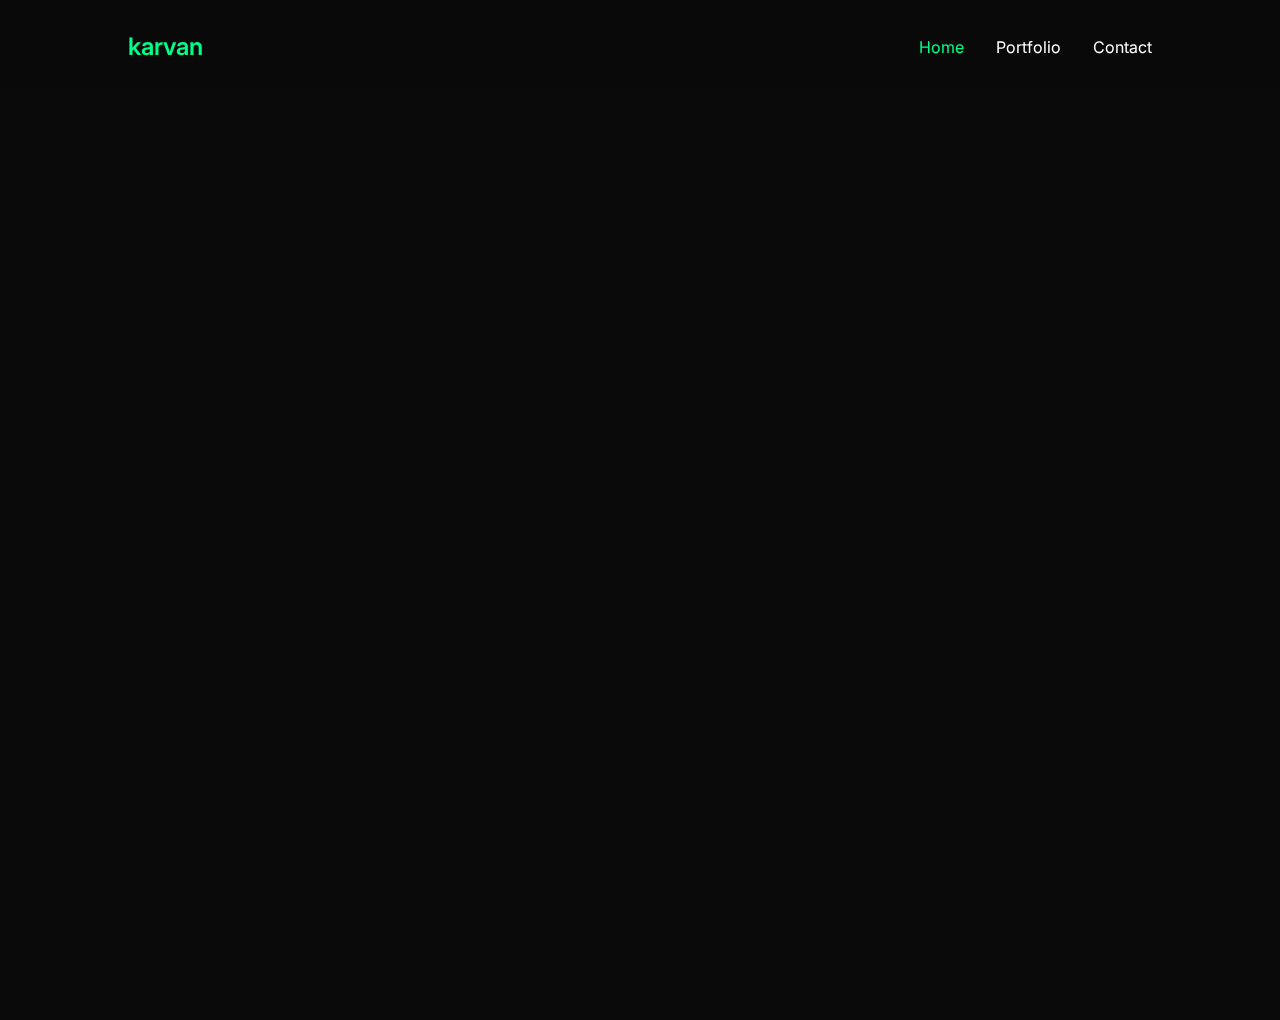
<file: index.html>
<!DOCTYPE html>
<html lang="en">
<head>
    <meta charset="UTF-8">
    <meta name="viewport" content="width=device-width, initial-scale=1.0">
    <title>karvan | Portfolio</title>
    <link rel="stylesheet" href="style.css">
    <link href="https://fonts.googleapis.com/css2?family=Inter:wght@400;600&display=swap" rel="stylesheet">
</head>
<body>
    <header class="header">
        <nav class="navbar">
            <div class="logo">karvan</div>
            <div class="nav-links">
                <a href="index.html" class="nav-link active">Home</a>
                <a href="portfolio.html" class="nav-link">Portfolio</a>
                <a href="contact.html" class="nav-link">Contact</a>
            </div>
        </nav>
    </header>

    <main class="container">
        <section class="hero">
            <img src="img/avatar.jpg" alt="Karvan Avatar" class="avatar">
            <h1 class="title">karvan - maksos - puskarest</h1>
            <p class="subtitle">Делаю невообразимую дичь</p>
            <a href="portfolio.html" class="cta-button">Посмотреть че там</a>
        </section>
    </main>
</body>
</html>
</file>
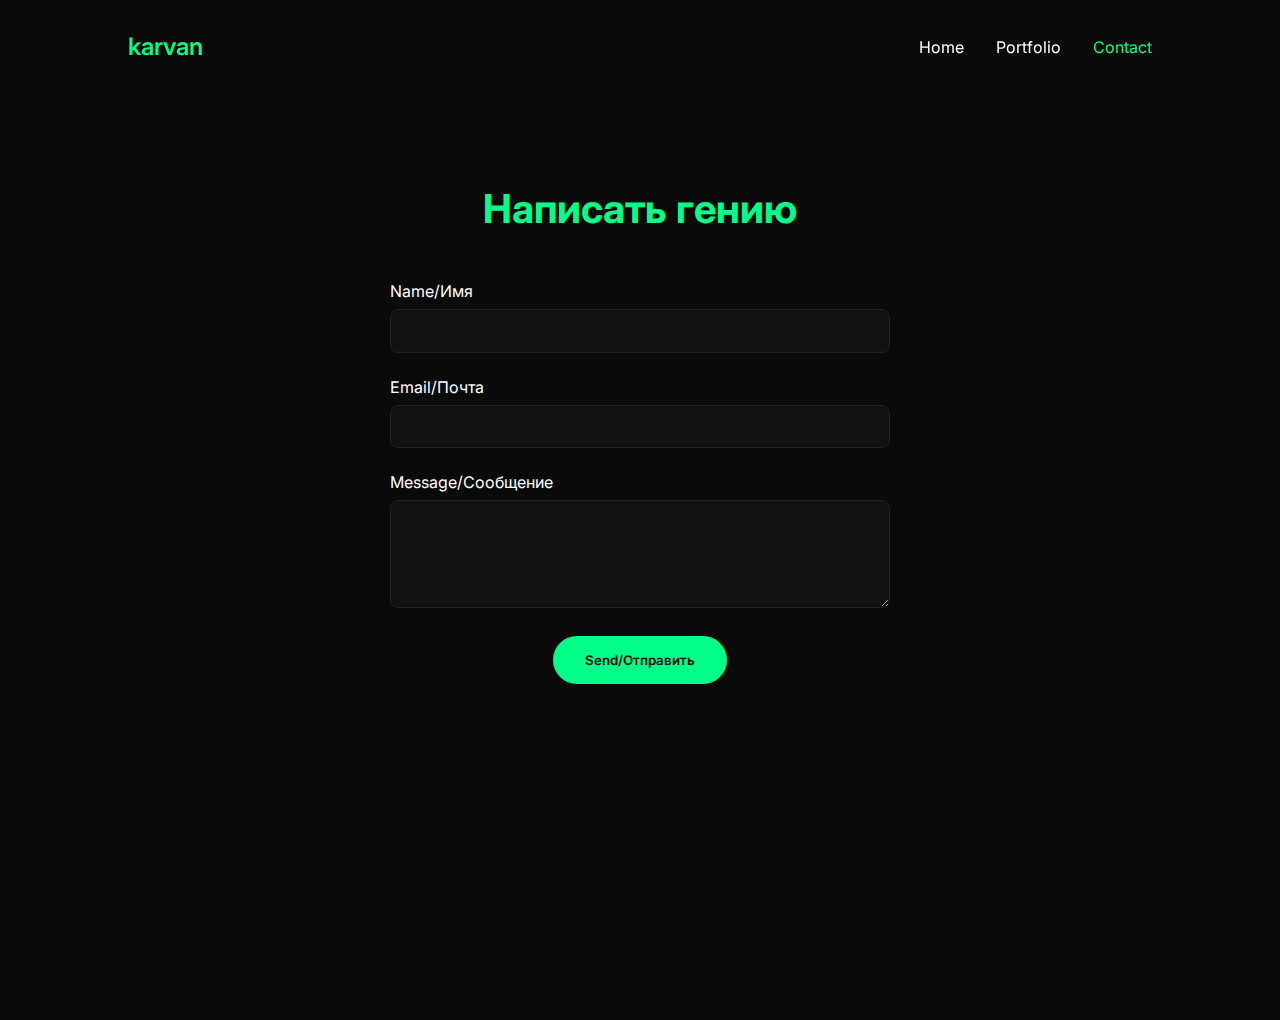
<file: contact.html>
<!DOCTYPE html>
<html lang="en">
<head>
    <meta charset="UTF-8">
    <meta name="viewport" content="width=device-width, initial-scale=1.0">
    <title>karvan | Contact</title>
    <link rel="stylesheet" href="style.css">
    <link href="https://fonts.googleapis.com/css2?family=Inter:wght@400;600&display=swap" rel="stylesheet">
</head>
<body>
    <header class="header">
        <nav class="navbar">
            <div class="logo">karvan</div>
            <div class="nav-links">
                <a href="index.html" class="nav-link">Home</a>
                <a href="portfolio.html" class="nav-link">Portfolio</a>
                <a href="#" class="nav-link active">Contact</a>
            </div>
        </nav>
    </header>

    <main class="container">
        <section class="contact-section">
            <h2 class="section-title">Написать гению</h2>
            <form class="contact-form">
                <div class="input-group">
                    <label>Name/Имя</label>
                    <input type="text" required>
                </div>
                <div class="input-group">
                    <label>Email/Почта</label>
                    <input type="email" required>
                </div>
                <div class="input-group">
                    <label>Message/Сообщение</label>
                    <textarea rows="5" required></textarea>
                </div>
                <button type="submit">Send/Отправить</button>
            </form>
        </section>
    </main>
</body>
</html>
</file>
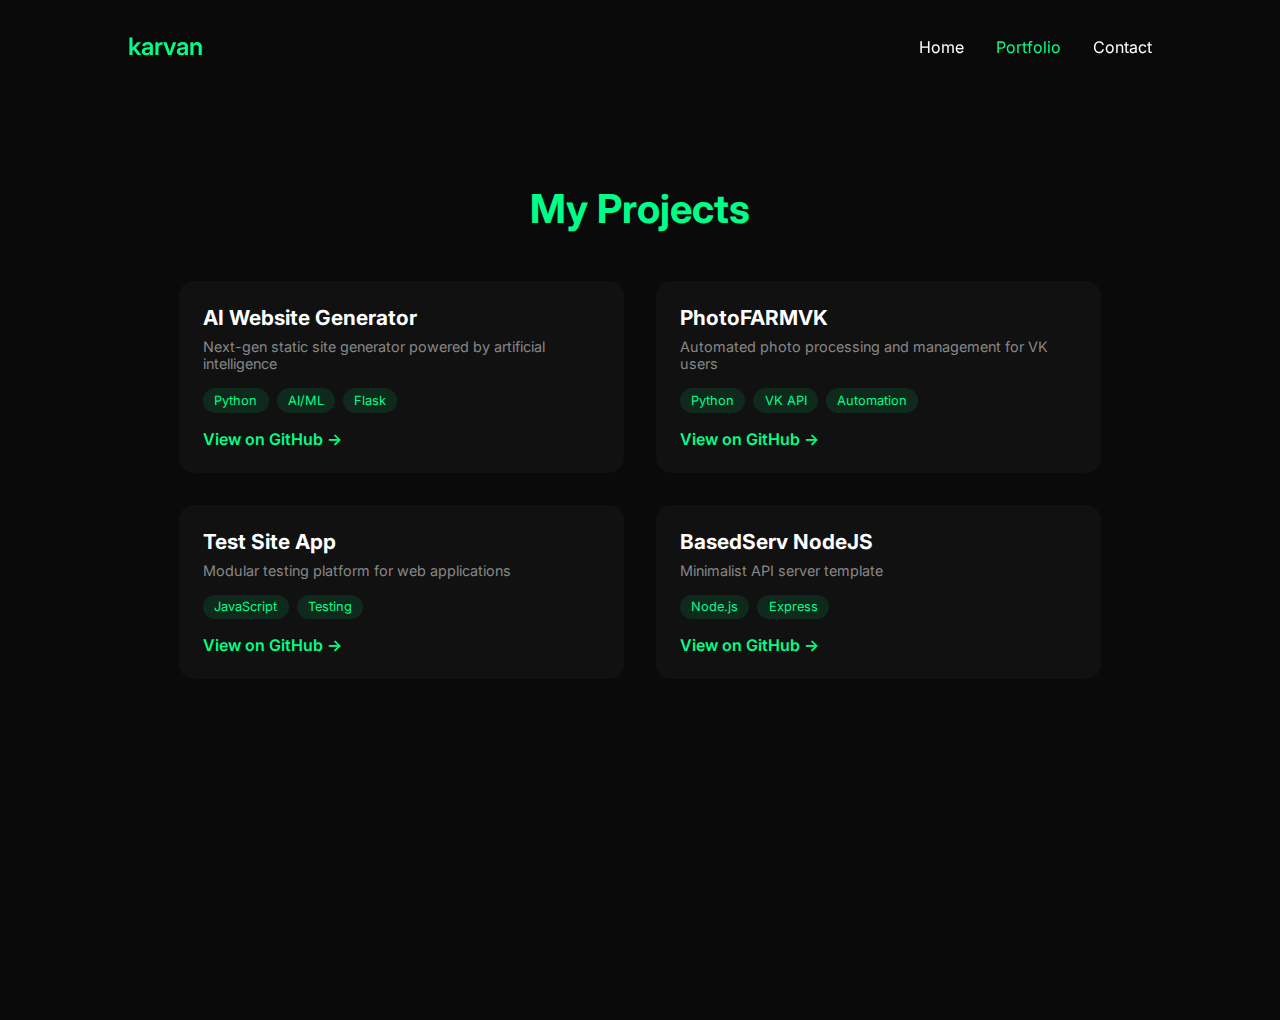
<file: portfolio.html>
<!DOCTYPE html>
<html lang="en">
<head>
    <meta charset="UTF-8">
    <meta name="viewport" content="width=device-width, initial-scale=1.0">
    <title>karvan | Projects</title>
    <link rel="stylesheet" href="style.css">
    <link href="https://fonts.googleapis.com/css2?family=Inter:wght@400;600&display=swap" rel="stylesheet">
</head>
<body>
    <header class="header">
        <nav class="navbar">
            <div class="logo">karvan</div>
            <div class="nav-links">
                <a href="index.html" class="nav-link">Home</a>
                <a href="#" class="nav-link active">Portfolio</a>
                <a href="contact.html" class="nav-link">Contact</a>
            </div>
        </nav>
    </header>

    <main class="container">
        <section class="portfolio">
            <h2 class="section-title">My Projects</h2>
            <div class="projects-grid">
                <!-- AI Website Generator -->
                <div class="project-card">
                    <div class="project-content">
                        <h3 class="project-title">AI Website Generator</h3>
                        <p class="project-description">Next-gen static site generator powered by artificial intelligence</p>
                        <div class="project-tags">
                            <span class="tag">Python</span>
                            <span class="tag">AI/ML</span>
                            <span class="tag">Flask</span>
                        </div>
                        <a href="https://github.com/puskainrestpease/ai-website-generator" 
                           target="_blank" 
                           class="project-link">
                            View on GitHub →
                        </a>
                    </div>
                </div>

                <!-- PhotoFARMVK -->
                <div class="project-card">
                    <div class="project-content">
                        <h3 class="project-title">PhotoFARMVK</h3>
                        <p class="project-description">Automated photo processing and management for VK users</p>
                        <div class="project-tags">
                            <span class="tag">Python</span>
                            <span class="tag">VK API</span>
                            <span class="tag">Automation</span>
                        </div>
                        <a href="https://github.com/puskainrestpease/PhotoFARMVK" 
                           target="_blank" 
                           class="project-link">
                            View on GitHub →
                        </a>
                    </div>
                </div>

                <!-- test-site-app -->
                <div class="project-card">
                    <div class="project-content">
                        <h3 class="project-title">Test Site App</h3>
                        <p class="project-description">Modular testing platform for web applications</p>
                        <div class="project-tags">
                            <span class="tag">JavaScript</span>
                            <span class="tag">Testing</span>
                        </div>
                        <a href="https://github.com/puskainrestpease/test-site-app" 
                           target="_blank" 
                           class="project-link">
                            View on GitHub →
                        </a>
                    </div>
                </div>

                <!-- basedserv-nodejs -->
                <div class="project-card">
                    <div class="project-content">
                        <h3 class="project-title">BasedServ NodeJS</h3>
                        <p class="project-description">Minimalist API server template</p>
                        <div class="project-tags">
                            <span class="tag">Node.js</span>
                            <span class="tag">Express</span>
                        </div>
                        <a href="https://github.com/puskainrestpease/basedserv-nodejs" 
                           target="_blank" 
                           class="project-link">
                            View on GitHub →
                        </a>
                    </div>
                </div>
            </div>
        </section>
    </main>
</body>
</html>
</file>
<file: style.css>
* {
    margin: 0;
    padding: 0;
    box-sizing: border-box;
    font-family: 'Inter', sans-serif;
}

body {
    background-color: #0A0A0A;
    color: #FFFFFF;
}

.header {
    padding: 2rem 10%;
    position: fixed;
    width: 100%;
    top: 0;
    background: rgba(10, 10, 10, 0.95);
    backdrop-filter: blur(10px);
    z-index: 1000;
}

.navbar {
    display: flex;
    justify-content: space-between;
    align-items: center;
}

.logo {
    font-size: 1.5rem;
    font-weight: 600;
    color: #00FF88;
}

.nav-links {
    display: flex;
    gap: 2rem;
}

.nav-link {
    color: #FFFFFF;
    text-decoration: none;
    transition: color 0.3s ease;
}

.nav-link:hover {
    color: #00FF88;
}

.container {
    margin-top: 120px;
    padding: 0 10%;
    min-height: 100vh;
}

.hero {
    text-align: center;
    padding: 4rem 0;
    opacity: 0;
    animation: fadeIn 1s ease-in forwards;
}

.avatar {
    width: 200px;
    height: 200px;
    border-radius: 50%;
    border: 4px solid #00FF88;
    margin-bottom: 2rem;
    object-fit: cover;
}

.title {
    font-size: 2.5rem;
    margin-bottom: 1rem;
}

.subtitle {
    color: #888;
    margin-bottom: 2rem;
    font-size: 1.2rem;
}

.cta-button {
    display: inline-block;
    padding: 1rem 2rem;
    background-color: #00FF88;
    color: #0A0A0A;
    text-decoration: none;
    border-radius: 30px;
    font-weight: 600;
    transition: transform 0.3s ease, box-shadow 0.3s ease;
}

.cta-button:hover {
    transform: translateY(-3px);
    box-shadow: 0 10px 20px rgba(0, 255, 136, 0.2);
}

@keyframes fadeIn {
    from {
        opacity: 0;
        transform: translateY(20px);
    }
    to {
        opacity: 1;
        transform: translateY(0);
    }
}

.portfolio {
    padding: 4rem 0;
}

.section-title {
    font-size: 2.5rem;
    text-align: center;
    margin-bottom: 3rem;
    color: #00FF88;
}

.projects-grid {
    display: grid;
    grid-template-columns: repeat(auto-fit, minmax(300px, 1fr));
    gap: 2rem;
    padding: 0 5%;
}

.project-card {
    background: #111;
    border-radius: 15px;
    padding: 1.5rem;
    position: relative;
    overflow: hidden;
    transition: transform 0.3s ease;
}

.project-card::before {
    content: "";
    position: absolute;
    top: 0;
    left: -100%;
    width: 100%;
    height: 100%;
    background: linear-gradient(
        90deg,
        transparent,
        rgba(0, 255, 136, 0.1),
        transparent
    );
    transition: 0.5s;
}

.project-card:hover::before {
    left: 100%;
}

.project-card:hover {
    transform: translateY(-5px);
}

.project-content {
    position: relative;
    z-index: 1;
}

.project-title {
    font-size: 1.3rem;
    margin-bottom: 0.5rem;
}

.project-description {
    color: #888;
    font-size: 0.9rem;
    margin-bottom: 1rem;
}

.project-tags {
    display: flex;
    gap: 0.5rem;
    flex-wrap: wrap;
    margin-bottom: 1rem;
}

.tag {
    background: rgba(0, 255, 136, 0.1);
    color: #00FF88;
    padding: 0.3rem 0.7rem;
    border-radius: 15px;
    font-size: 0.8rem;
}

.project-link {
    color: #00FF88;
    text-decoration: none;
    font-weight: 600;
    display: inline-flex;
    align-items: center;
    gap: 0.5rem;
}

.project-link:hover {
    opacity: 0.8;
}

.contact-section {
    padding: 4rem 0;
    text-align: center;
}

.contact-form {
    max-width: 500px;
    margin: 0 auto;
}

.input-group {
    margin-bottom: 1.5rem;
    text-align: left;
}

input, textarea {
    width: 100%;
    padding: 0.8rem;
    background: #111;
    border: 1px solid #222;
    border-radius: 8px;
    color: white;
    margin-top: 0.5rem;
}

button[type="submit"] {
    background: #00FF88;
    color: #0A0A0A;
    padding: 1rem 2rem;
    border: none;
    border-radius: 30px;
    font-weight: 600;
    cursor: pointer;
    transition: transform 0.3s ease;
}

button[type="submit"]:hover {
    transform: translateY(-2px);
}

@media (max-width: 768px) {
    .nav-links {
        gap: 1.5rem;
    }
    
    .hero {
        padding: 2rem 0;
    }
    
    .avatar {
        width: 150px;
        height: 150px;
    }
}

@media (max-width: 480px) {
    .navbar {
        flex-direction: column;
        gap: 1rem;
    }
    
    .nav-links {
        gap: 1rem;
    }
}

.active {
    color: #00FF88 !important;
}
</file>
